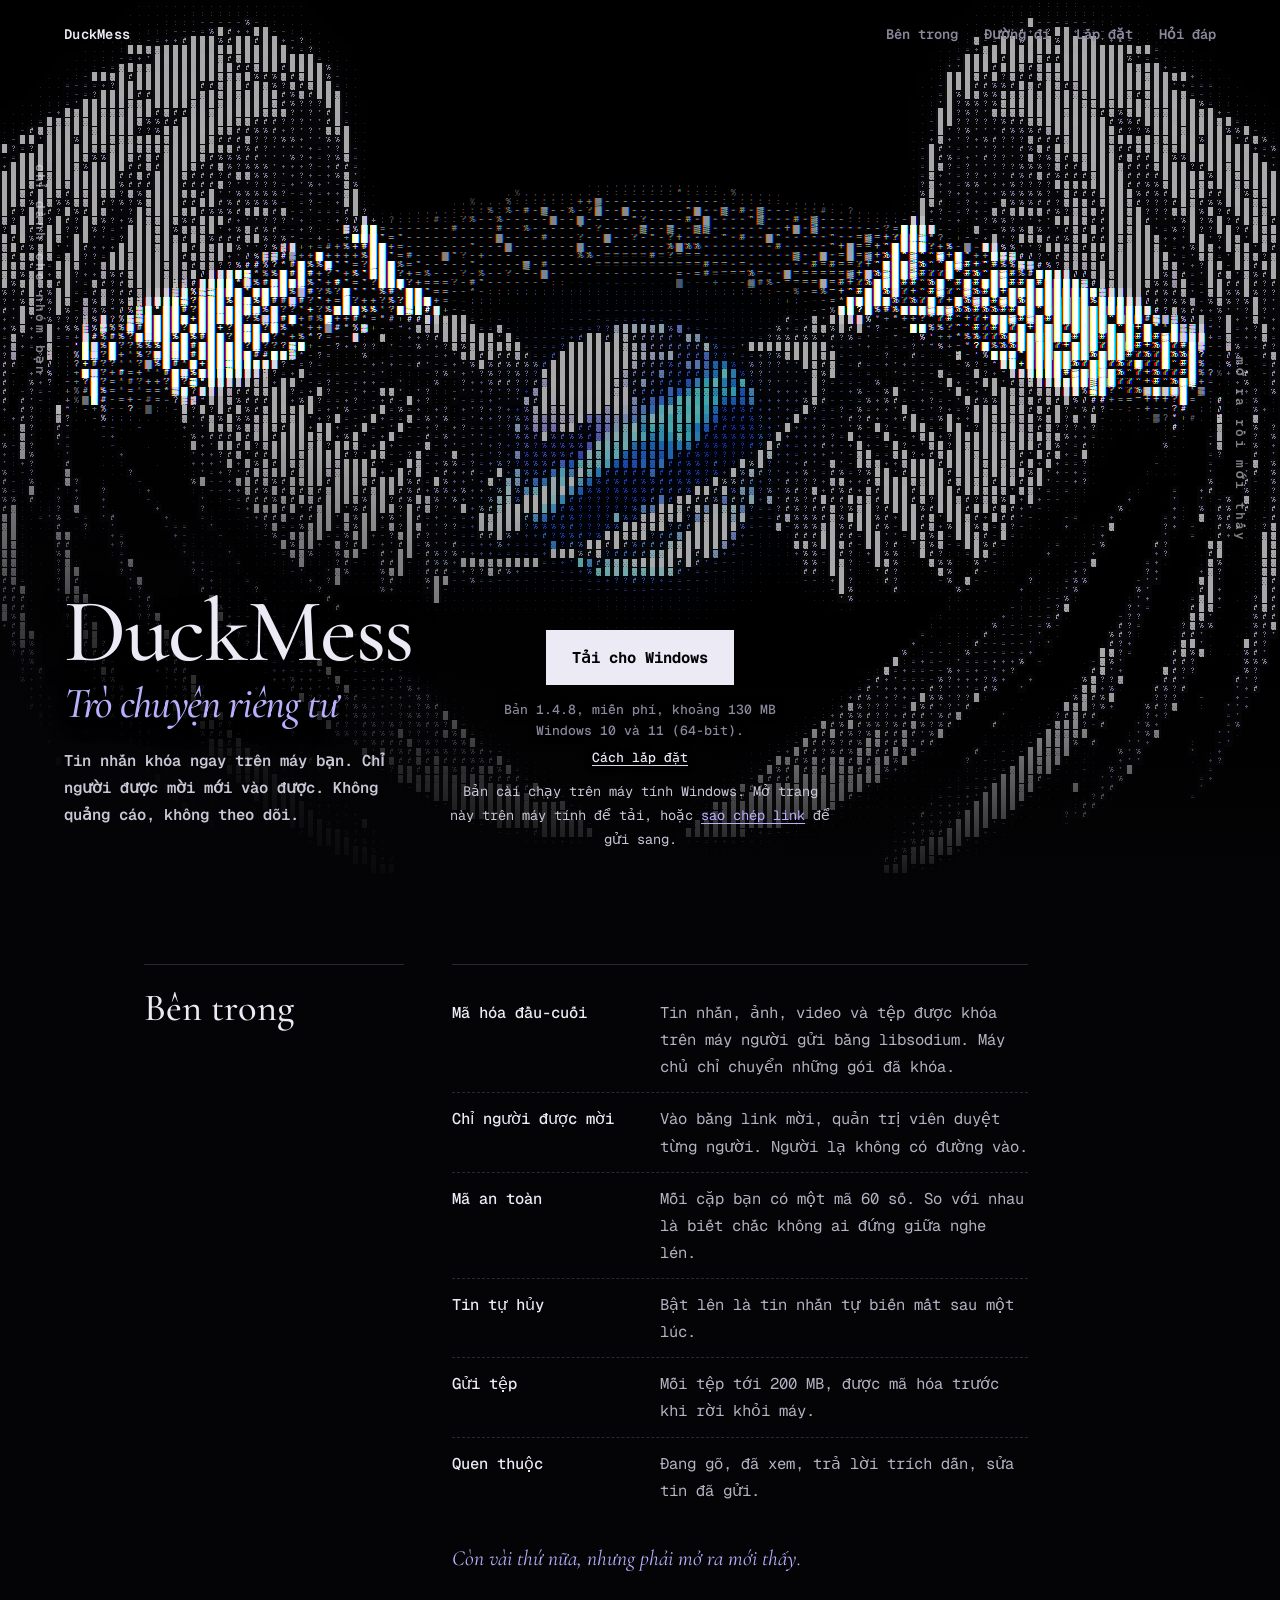
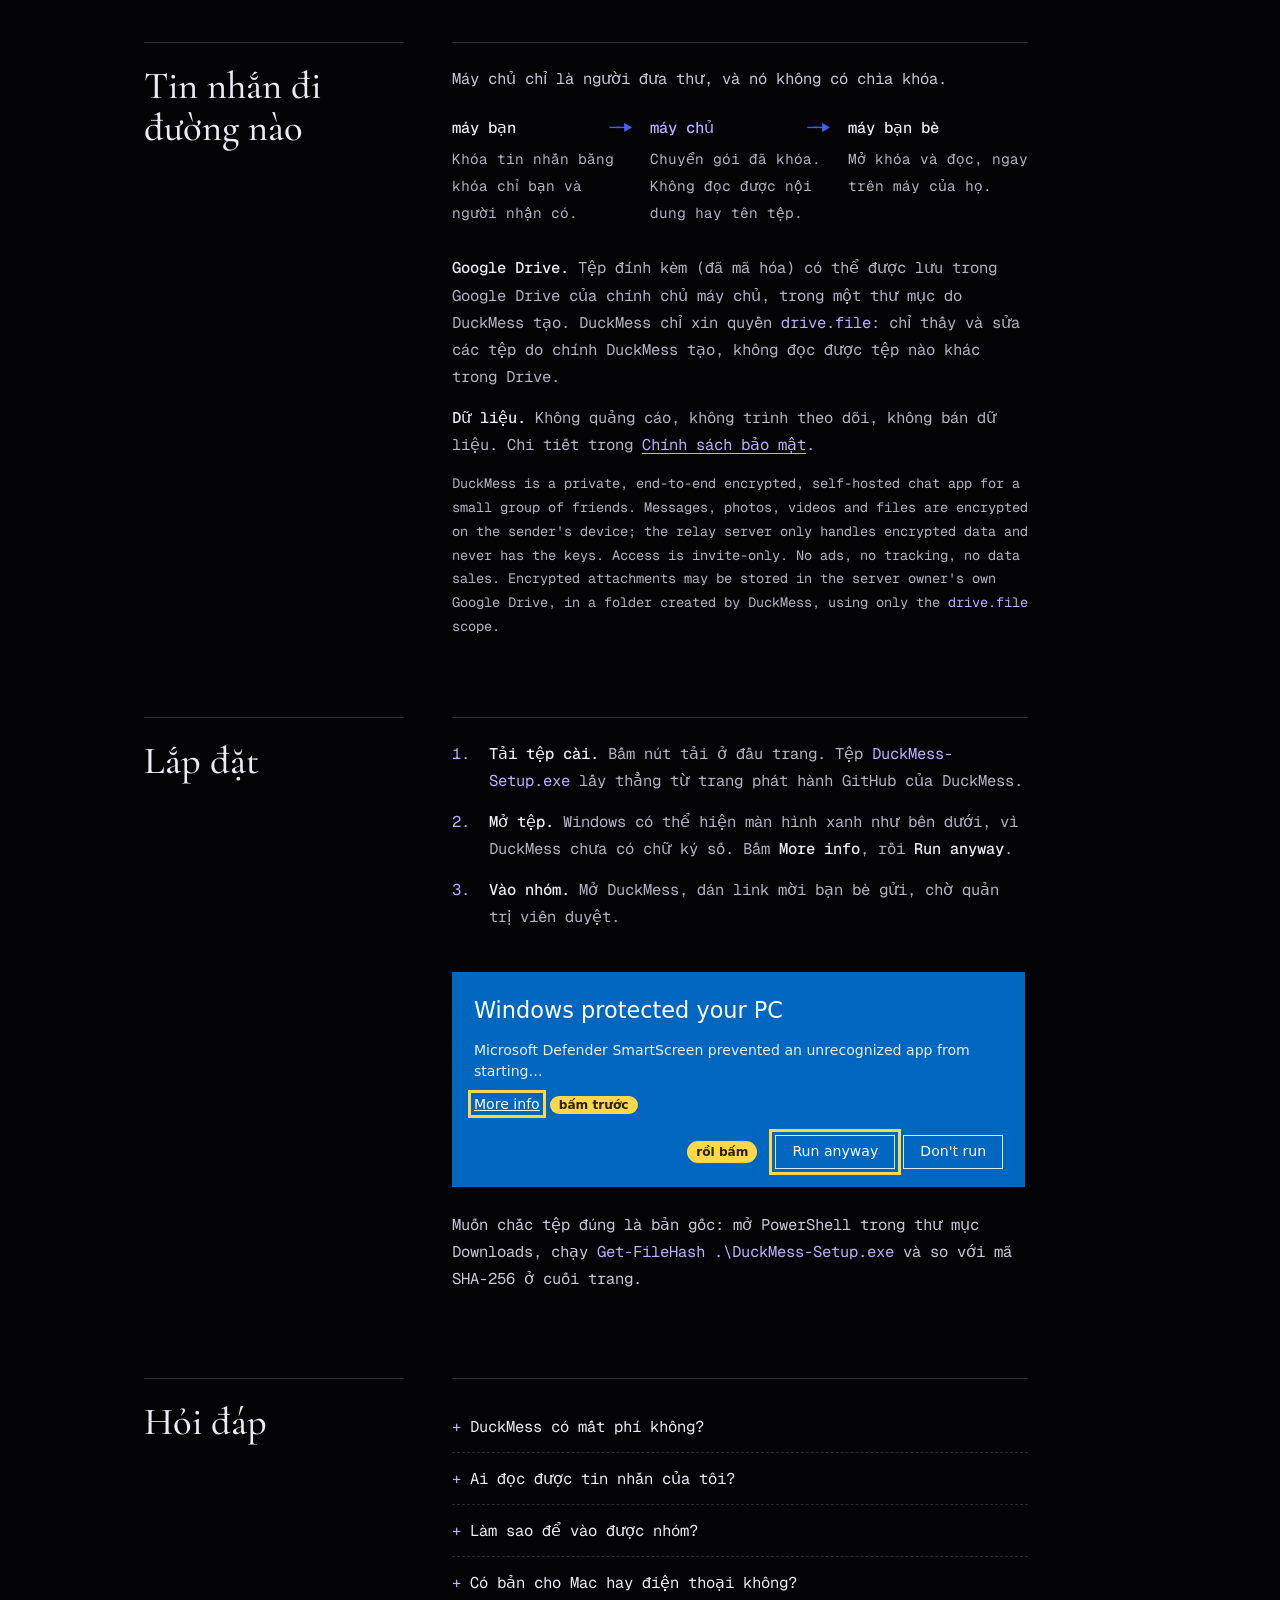
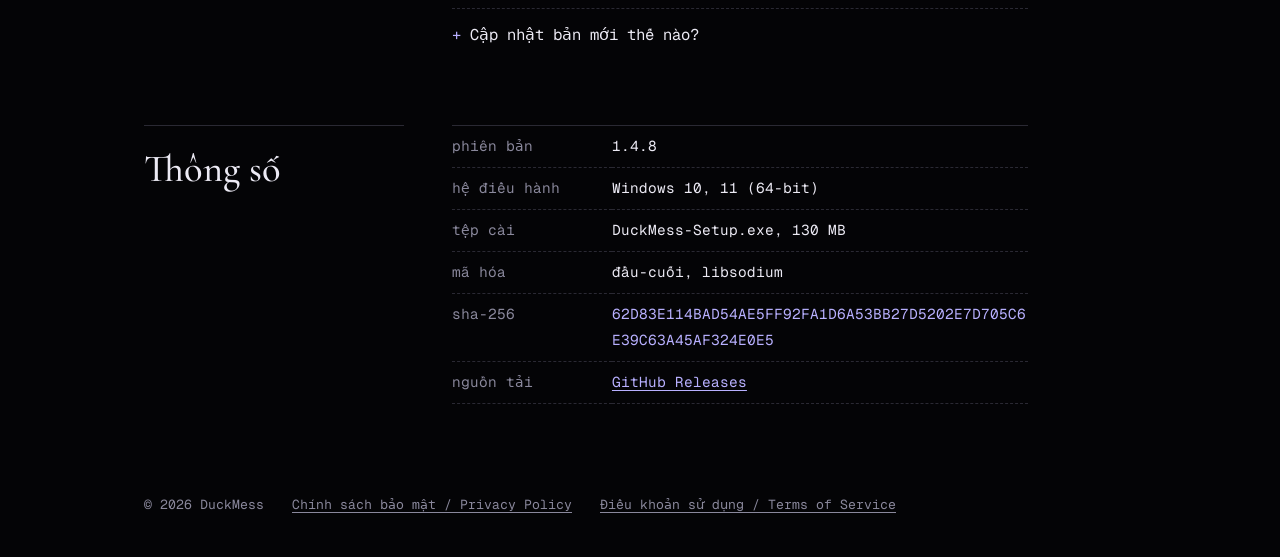
<file: index.html>
<!doctype html>
<html lang="vi">
  <head>
    <meta charset="utf-8" />
    <meta name="viewport" content="width=device-width, initial-scale=1" />
    <title>DuckMess — Trò chuyện riêng tư</title>
    <meta
      name="description"
      content="DuckMess: ứng dụng chat riêng tư, mã hóa đầu-cuối, chỉ người được mời mới vào được. Tải miễn phí cho Windows."
    />
    <meta name="theme-color" content="#040406" />
    <meta property="og:title" content="DuckMess — Trò chuyện riêng tư" />
    <meta
      property="og:description"
      content="Mã hóa đầu-cuối, chỉ người được mời, không quảng cáo. Tải miễn phí cho Windows."
    />
    <meta
      property="og:image"
      content="https://duckmess.thienphuc.tech/assets/og.jpg"
    />
    <meta property="og:url" content="https://duckmess.thienphuc.tech/" />
    <meta name="twitter:card" content="summary_large_image" />
    <link rel="icon" href="favicon.png" />
    <link rel="apple-touch-icon" href="apple-touch-icon.png" />
    <link rel="preconnect" href="https://fonts.googleapis.com" />
    <link rel="preconnect" href="https://fonts.gstatic.com" crossorigin />
    <link
      rel="stylesheet"
      href="https://fonts.googleapis.com/css2?family=Cormorant+Garamond:ital,wght@0,500;0,600;1,500&family=Geist+Mono:wght@400..700&display=swap"
    />
    <link rel="preload" as="image" href="assets/canh.webp" />
    <link rel="stylesheet" href="home.css?v=12" />
  </head>
  <body>
    <section class="hero">
      <div class="ascii" aria-hidden="true"><canvas></canvas></div>

      <header class="top">
        <a class="brand" href="./">DuckMess</a>
        <nav aria-label="Mục lục">
          <a href="#ben-trong">Bên trong</a>
          <a href="#duong-di">Đường đi</a>
          <a href="#lap-dat">Lắp đặt</a>
          <a href="#hoi-dap">Hỏi đáp</a>
        </nav>
      </header>

      <p class="side side-l" aria-hidden="true">chỉ dành cho nhóm bạn</p>
      <p class="side side-r" aria-hidden="true">mở ra rồi mới thấy</p>

      <div class="hero-copy">
        <h1>DuckMess<span>Trò chuyện riêng tư</span></h1>
        <p class="lead">
          Tin nhắn khóa ngay trên máy bạn. Chỉ người được mời mới vào được.
          Không quảng cáo, không theo dõi.
        </p>
      </div>

      <!-- nút tải nằm trong khoảng tối ngay dưới hành tinh, giữa hai đầu cánh -->
      <div class="hero-cta">
        <a
          class="dl"
          href="https://github.com/ThienPhuc-2005/duckmess-trang/releases/latest/download/DuckMess-Setup.exe"
        >
          Tải cho Windows
        </a>
        <p class="fine">
          Bản 1.4.8, miễn phí, khoảng 130 MB<br />
          Windows 10 và 11 (64-bit).
          <a class="quiet" href="#lap-dat">Cách lắp đặt</a>
        </p>
        <p class="not-windows" id="notWindows" hidden>
          Bản cài chạy trên máy tính Windows. Mở trang này trên máy tính để tải,
          hoặc
          <button type="button" id="copyLink">sao chép link</button> để gửi
          sang.
        </p>
      </div>
    </section>

    <main>
      <section class="block" id="ben-trong">
        <h2>Bên trong</h2>
        <dl class="spec">
          <div>
            <dt>Mã hóa đầu-cuối</dt>
            <dd>
              Tin nhắn, ảnh, video và tệp được khóa trên máy người gửi bằng
              libsodium. Máy chủ chỉ chuyển những gói đã khóa.
            </dd>
          </div>
          <div>
            <dt>Chỉ người được mời</dt>
            <dd>
              Vào bằng link mời, quản trị viên duyệt từng người. Người lạ không
              có đường vào.
            </dd>
          </div>
          <div>
            <dt>Mã an toàn</dt>
            <dd>
              Mỗi cặp bạn có một mã 60 số. So với nhau là biết chắc không ai
              đứng giữa nghe lén.
            </dd>
          </div>
          <div>
            <dt>Tin tự hủy</dt>
            <dd>Bật lên là tin nhắn tự biến mất sau một lúc.</dd>
          </div>
          <div>
            <dt>Gửi tệp</dt>
            <dd>Mỗi tệp tới 200 MB, được mã hóa trước khi rời khỏi máy.</dd>
          </div>
          <div>
            <dt>Quen thuộc</dt>
            <dd>Đang gõ, đã xem, trả lời trích dẫn, sửa tin đã gửi.</dd>
          </div>
        </dl>
        <p class="aside">Còn vài thứ nữa, nhưng phải mở ra mới thấy.</p>
      </section>

      <section class="block" id="duong-di">
        <h2>Tin nhắn đi đường nào</h2>
        <p class="intro">
          Máy chủ chỉ là người đưa thư, và nó không có chìa khóa.
        </p>
        <ol class="route">
          <li>
            <b>máy bạn</b
            ><span>Khóa tin nhắn bằng khóa chỉ bạn và người nhận có.</span>
          </li>
          <li>
            <b>máy chủ</b
            ><span
              >Chuyển gói đã khóa. Không đọc được nội dung hay tên tệp.</span
            >
          </li>
          <li>
            <b>máy bạn bè</b><span>Mở khóa và đọc, ngay trên máy của họ.</span>
          </li>
        </ol>
        <div class="notes">
          <p>
            <b>Google Drive.</b> Tệp đính kèm (đã mã hóa) có thể được lưu trong
            Google Drive của chính chủ máy chủ, trong một thư mục do DuckMess
            tạo. DuckMess chỉ xin quyền <code>drive.file</code>: chỉ thấy và sửa
            các tệp do chính DuckMess tạo, không đọc được tệp nào khác trong
            Drive.
          </p>
          <p>
            <b>Dữ liệu.</b> Không quảng cáo, không trình theo dõi, không bán dữ
            liệu. Chi tiết trong <a href="privacy.html">Chính sách bảo mật</a>.
          </p>
          <p lang="en" class="en">
            DuckMess is a private, end-to-end encrypted, self-hosted chat app
            for a small group of friends. Messages, photos, videos and files are
            encrypted on the sender's device; the relay server only handles
            encrypted data and never has the keys. Access is invite-only. No
            ads, no tracking, no data sales. Encrypted attachments may be stored
            in the server owner's own Google Drive, in a folder created by
            DuckMess, using only the
            <code>drive.file</code> scope.
          </p>
        </div>
      </section>

      <section class="block" id="lap-dat">
        <h2>Lắp đặt</h2>
        <ol class="steps">
          <li>
            <b>Tải tệp cài.</b> Bấm nút tải ở đầu trang. Tệp
            <code>DuckMess-Setup.exe</code> lấy thẳng từ trang phát hành GitHub
            của DuckMess.
          </li>
          <li>
            <b>Mở tệp.</b> Windows có thể hiện màn hình xanh như bên dưới, vì
            DuckMess chưa có chữ ký số. Bấm <b>More info</b>, rồi
            <b>Run anyway</b>.
          </li>
          <li>
            <b>Vào nhóm.</b> Mở DuckMess, dán link mời bạn bè gửi, chờ quản trị
            viên duyệt.
          </li>
        </ol>
        <div
          class="smartscreen"
          role="img"
          aria-label="Màn hình Windows protected your PC: bấm More info, sau đó bấm Run anyway"
        >
          <p class="ss-title">Windows protected your PC</p>
          <p class="ss-body">
            Microsoft Defender SmartScreen prevented an unrecognized app from
            starting…
          </p>
          <p>
            <span class="press">More info</span
            ><span class="tip">bấm trước</span>
          </p>
          <p class="ss-buttons">
            <span class="tip">rồi bấm</span
            ><span class="press btn">Run anyway</span
            ><span class="btn">Don't run</span>
          </p>
        </div>
        <p class="intro">
          Muốn chắc tệp đúng là bản gốc: mở PowerShell trong thư mục Downloads,
          chạy
          <code>Get-FileHash .\DuckMess-Setup.exe</code> và so với mã SHA-256 ở
          cuối trang.
        </p>
      </section>

      <section class="block" id="hoi-dap">
        <h2>Hỏi đáp</h2>
        <div class="faq">
          <details>
            <summary>DuckMess có mất phí không?</summary>
            <p>Không. Miễn phí, không quảng cáo, không gói trả phí.</p>
          </details>
          <details>
            <summary>Ai đọc được tin nhắn của tôi?</summary>
            <p>
              Chỉ những người trong cuộc trò chuyện. Máy chủ chuyển tiếp chỉ giữ
              dữ liệu đã mã hóa và không có khóa để mở.
            </p>
          </details>
          <details>
            <summary>Làm sao để vào được nhóm?</summary>
            <p>
              Bạn cần link mời từ một người đang dùng DuckMess. Dán link vào
              app, quản trị viên của nhóm sẽ duyệt.
            </p>
          </details>
          <details>
            <summary>Có bản cho Mac hay điện thoại không?</summary>
            <p>Hiện DuckMess có bản cài cho Windows 10 và 11 (64-bit).</p>
          </details>
          <details>
            <summary>Cập nhật bản mới thế nào?</summary>
            <p>
              Quay lại trang này, tải bản mới và cài đè lên. Các bản trước nằm ở
              <a
                href="https://github.com/ThienPhuc-2005/duckmess-trang/releases"
                >trang phát hành</a
              >.
            </p>
          </details>
        </div>
      </section>

      <section class="block" id="thong-so">
        <h2>Thông số</h2>
        <table class="readout">
          <tr>
            <th>phiên bản</th>
            <td>1.4.8</td>
          </tr>
          <tr>
            <th>hệ điều hành</th>
            <td>Windows 10, 11 (64-bit)</td>
          </tr>
          <tr>
            <th>tệp cài</th>
            <td>DuckMess-Setup.exe, 130 MB</td>
          </tr>
          <tr>
            <th>mã hóa</th>
            <td>đầu-cuối, libsodium</td>
          </tr>
          <tr>
            <th>sha-256</th>
            <td class="hash">
              62D83E114BAD54AE5FF92FA1D6A53BB27D5202E7D705C6E39C63A45AF324E0E5
            </td>
          </tr>
          <tr>
            <th>nguồn tải</th>
            <td>
              <a
                href="https://github.com/ThienPhuc-2005/duckmess-trang/releases"
                >GitHub Releases</a
              >
            </td>
          </tr>
        </table>
      </section>
    </main>

    <footer class="foot">
      <span>© 2026 DuckMess</span>
      <a href="privacy.html">Chính sách bảo mật / Privacy Policy</a>
      <a href="terms.html">Điều khoản sử dụng / Terms of Service</a>
    </footer>

    <script src="ascii.js?v=11" defer></script>
    <script src="home.js?v=6" defer></script>
  </body>
</html>
</file>
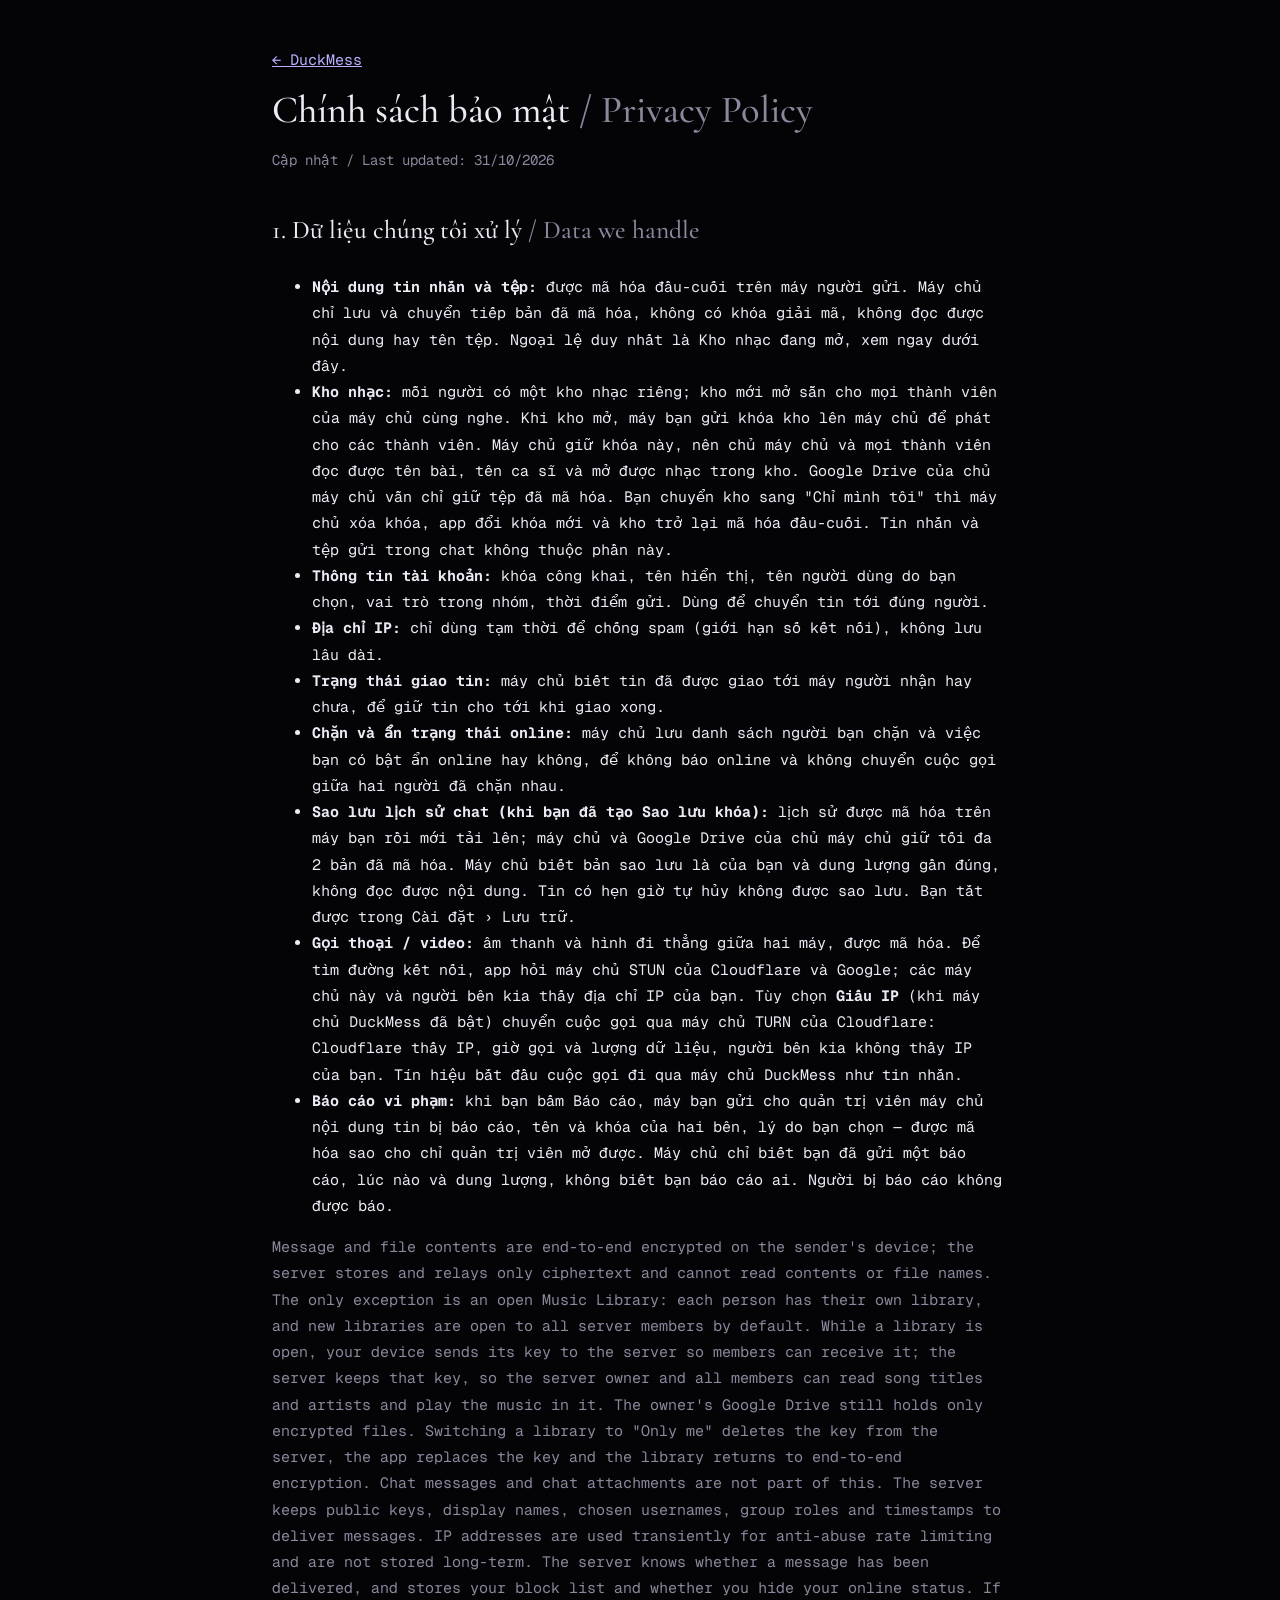
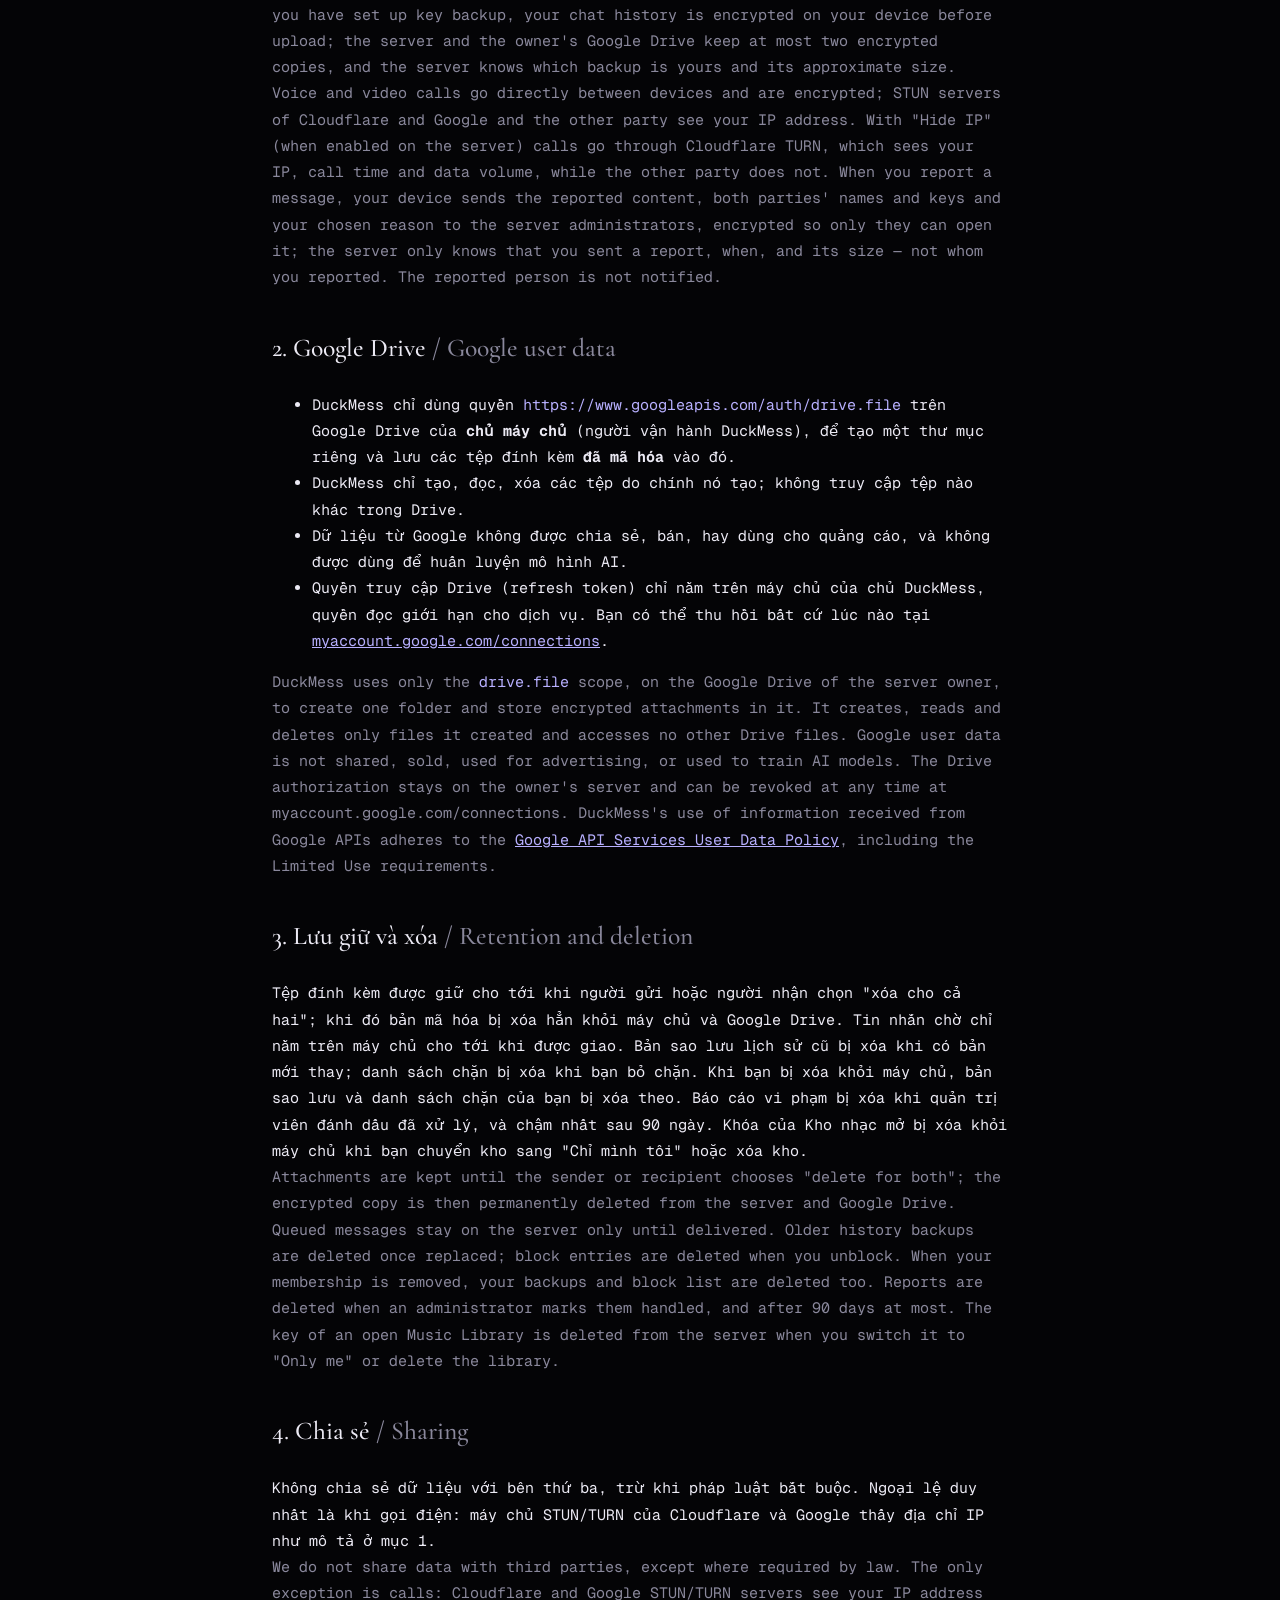
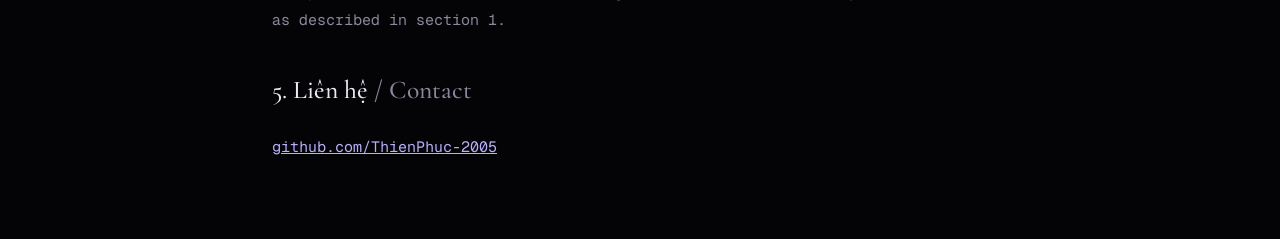
<file: privacy.html>
<!doctype html>
<html lang="vi">
  <head>
    <meta charset="utf-8" />
    <meta name="viewport" content="width=device-width, initial-scale=1" />
    <title>DuckMess — Chính sách bảo mật</title>
    <link rel="icon" href="favicon.png" />
    <link
      rel="stylesheet"
      href="https://fonts.googleapis.com/css2?family=Cormorant+Garamond:ital,wght@0,500;0,600;1,500&family=Geist+Mono:wght@400..700&display=swap"
    />
    <link rel="stylesheet" href="style.css" />
  </head>
  <body>
    <main>
      <p><a href="./">← DuckMess</a></p>
      <h1>Chính sách bảo mật <span class="en">/ Privacy Policy</span></h1>
      <p class="small">Cập nhật / Last updated: 31/10/2026</p>

      <h2>
        1. Dữ liệu chúng tôi xử lý <span class="en">/ Data we handle</span>
      </h2>
      <ul>
        <li>
          <b>Nội dung tin nhắn và tệp:</b> được mã hóa đầu-cuối trên máy người
          gửi. Máy chủ chỉ lưu và chuyển tiếp bản đã mã hóa, không có khóa giải
          mã, không đọc được nội dung hay tên tệp. Ngoại lệ duy nhất là Kho nhạc
          đang mở, xem ngay dưới đây.
        </li>
        <li>
          <b>Kho nhạc:</b> mỗi người có một kho nhạc riêng; kho mới mở sẵn cho
          mọi thành viên của máy chủ cùng nghe. Khi kho mở, máy bạn gửi khóa kho
          lên máy chủ để phát cho các thành viên. Máy chủ giữ khóa này, nên chủ
          máy chủ và mọi thành viên đọc được tên bài, tên ca sĩ và mở được nhạc
          trong kho. Google Drive của chủ máy chủ vẫn chỉ giữ tệp đã mã hóa. Bạn
          chuyển kho sang "Chỉ mình tôi" thì máy chủ xóa khóa, app đổi khóa mới
          và kho trở lại mã hóa đầu-cuối. Tin nhắn và tệp gửi trong chat không
          thuộc phần này.
        </li>
        <li>
          <b>Thông tin tài khoản:</b> khóa công khai, tên hiển thị, tên người
          dùng do bạn chọn, vai trò trong nhóm, thời điểm gửi. Dùng để chuyển
          tin tới đúng người.
        </li>
        <li>
          <b>Địa chỉ IP:</b> chỉ dùng tạm thời để chống spam (giới hạn số kết
          nối), không lưu lâu dài.
        </li>
        <li>
          <b>Trạng thái giao tin:</b> máy chủ biết tin đã được giao tới máy
          người nhận hay chưa, để giữ tin cho tới khi giao xong.
        </li>
        <li>
          <b>Chặn và ẩn trạng thái online:</b> máy chủ lưu danh sách người bạn
          chặn và việc bạn có bật ẩn online hay không, để không báo online và
          không chuyển cuộc gọi giữa hai người đã chặn nhau.
        </li>
        <li>
          <b>Sao lưu lịch sử chat (khi bạn đã tạo Sao lưu khóa):</b> lịch sử
          được mã hóa trên máy bạn rồi mới tải lên; máy chủ và Google Drive của
          chủ máy chủ giữ tối đa 2 bản đã mã hóa. Máy chủ biết bản sao lưu là
          của bạn và dung lượng gần đúng, không đọc được nội dung. Tin có hẹn
          giờ tự hủy không được sao lưu. Bạn tắt được trong Cài đặt › Lưu trữ.
        </li>
        <li>
          <b>Gọi thoại / video:</b> âm thanh và hình đi thẳng giữa hai máy, được
          mã hóa. Để tìm đường kết nối, app hỏi máy chủ STUN của Cloudflare và
          Google; các máy chủ này và người bên kia thấy địa chỉ IP của bạn. Tùy
          chọn <b>Giấu IP</b> (khi máy chủ DuckMess đã bật) chuyển cuộc gọi qua
          máy chủ TURN của Cloudflare: Cloudflare thấy IP, giờ gọi và lượng dữ
          liệu, người bên kia không thấy IP của bạn. Tín hiệu bắt đầu cuộc gọi
          đi qua máy chủ DuckMess như tin nhắn.
        </li>
        <li>
          <b>Báo cáo vi phạm:</b> khi bạn bấm Báo cáo, máy bạn gửi cho quản trị
          viên máy chủ nội dung tin bị báo cáo, tên và khóa của hai bên, lý do
          bạn chọn — được mã hóa sao cho chỉ quản trị viên mở được. Máy chủ chỉ
          biết bạn đã gửi một báo cáo, lúc nào và dung lượng, không biết bạn báo
          cáo ai. Người bị báo cáo không được báo.
        </li>
      </ul>
      <p class="en">
        Message and file contents are end-to-end encrypted on the sender's
        device; the server stores and relays only ciphertext and cannot read
        contents or file names. The only exception is an open Music Library:
        each person has their own library, and new libraries are open to all
        server members by default. While a library is open, your device sends
        its key to the server so members can receive it; the server keeps that
        key, so the server owner and all members can read song titles and
        artists and play the music in it. The owner's Google Drive still holds
        only encrypted files. Switching a library to "Only me" deletes the key
        from the server, the app replaces the key and the library returns to
        end-to-end encryption. Chat messages and chat attachments are not part
        of this. The server keeps public keys, display names, chosen usernames,
        group roles and timestamps to deliver messages. IP addresses are used
        transiently for anti-abuse rate limiting and are not stored long-term.
        The server knows whether a message has been delivered, and stores your
        block list and whether you hide your online status. If you have set up
        key backup, your chat history is encrypted on your device before upload;
        the server and the owner's Google Drive keep at most two encrypted
        copies, and the server knows which backup is yours and its approximate
        size. Voice and video calls go directly between devices and are
        encrypted; STUN servers of Cloudflare and Google and the other party see
        your IP address. With "Hide IP" (when enabled on the server) calls go
        through Cloudflare TURN, which sees your IP, call time and data volume,
        while the other party does not. When you report a message, your device
        sends the reported content, both parties' names and keys and your chosen
        reason to the server administrators, encrypted so only they can open it;
        the server only knows that you sent a report, when, and its size — not
        whom you reported. The reported person is not notified.
      </p>

      <h2>2. Google Drive <span class="en">/ Google user data</span></h2>
      <ul>
        <li>
          DuckMess chỉ dùng quyền
          <code>https://www.googleapis.com/auth/drive.file</code> trên Google
          Drive của <b>chủ máy chủ</b> (người vận hành DuckMess), để tạo một thư
          mục riêng và lưu các tệp đính kèm <b>đã mã hóa</b> vào đó.
        </li>
        <li>
          DuckMess chỉ tạo, đọc, xóa các tệp do chính nó tạo; không truy cập tệp
          nào khác trong Drive.
        </li>
        <li>
          Dữ liệu từ Google không được chia sẻ, bán, hay dùng cho quảng cáo, và
          không được dùng để huấn luyện mô hình AI.
        </li>
        <li>
          Quyền truy cập Drive (refresh token) chỉ nằm trên máy chủ của chủ
          DuckMess, quyền đọc giới hạn cho dịch vụ. Bạn có thể thu hồi bất cứ
          lúc nào tại
          <a href="https://myaccount.google.com/connections"
            >myaccount.google.com/connections</a
          >.
        </li>
      </ul>
      <p class="en">
        DuckMess uses only the <code>drive.file</code> scope, on the Google
        Drive of the server owner, to create one folder and store encrypted
        attachments in it. It creates, reads and deletes only files it created
        and accesses no other Drive files. Google user data is not shared, sold,
        used for advertising, or used to train AI models. The Drive
        authorization stays on the owner's server and can be revoked at any time
        at myaccount.google.com/connections. DuckMess's use of information
        received from Google APIs adheres to the
        <a
          href="https://developers.google.com/terms/api-services-user-data-policy"
          >Google API Services User Data Policy</a
        >, including the Limited Use requirements.
      </p>

      <h2>
        3. Lưu giữ và xóa <span class="en">/ Retention and deletion</span>
      </h2>
      <p>
        Tệp đính kèm được giữ cho tới khi người gửi hoặc người nhận chọn "xóa
        cho cả hai"; khi đó bản mã hóa bị xóa hẳn khỏi máy chủ và Google Drive.
        Tin nhắn chờ chỉ nằm trên máy chủ cho tới khi được giao. Bản sao lưu
        lịch sử cũ bị xóa khi có bản mới thay; danh sách chặn bị xóa khi bạn bỏ
        chặn. Khi bạn bị xóa khỏi máy chủ, bản sao lưu và danh sách chặn của bạn
        bị xóa theo. Báo cáo vi phạm bị xóa khi quản trị viên đánh dấu đã xử lý,
        và chậm nhất sau 90 ngày. Khóa của Kho nhạc mở bị xóa khỏi máy chủ khi
        bạn chuyển kho sang "Chỉ mình tôi" hoặc xóa kho.<br />
        <span class="en"
          >Attachments are kept until the sender or recipient chooses "delete
          for both"; the encrypted copy is then permanently deleted from the
          server and Google Drive. Queued messages stay on the server only until
          delivered. Older history backups are deleted once replaced; block
          entries are deleted when you unblock. When your membership is removed,
          your backups and block list are deleted too. Reports are deleted when
          an administrator marks them handled, and after 90 days at most. The
          key of an open Music Library is deleted from the server when you
          switch it to "Only me" or delete the library.</span
        >
      </p>

      <h2>4. Chia sẻ <span class="en">/ Sharing</span></h2>
      <p>
        Không chia sẻ dữ liệu với bên thứ ba, trừ khi pháp luật bắt buộc. Ngoại
        lệ duy nhất là khi gọi điện: máy chủ STUN/TURN của Cloudflare và Google
        thấy địa chỉ IP như mô tả ở mục 1.<br />
        <span class="en"
          >We do not share data with third parties, except where required by
          law. The only exception is calls: Cloudflare and Google STUN/TURN
          servers see your IP address as described in section 1.</span
        >
      </p>

      <h2>5. Liên hệ <span class="en">/ Contact</span></h2>
      <p>
        <a href="https://github.com/ThienPhuc-2005"
          >github.com/ThienPhuc-2005</a
        >
      </p>
    </main>
  </body>
</html>
</file>
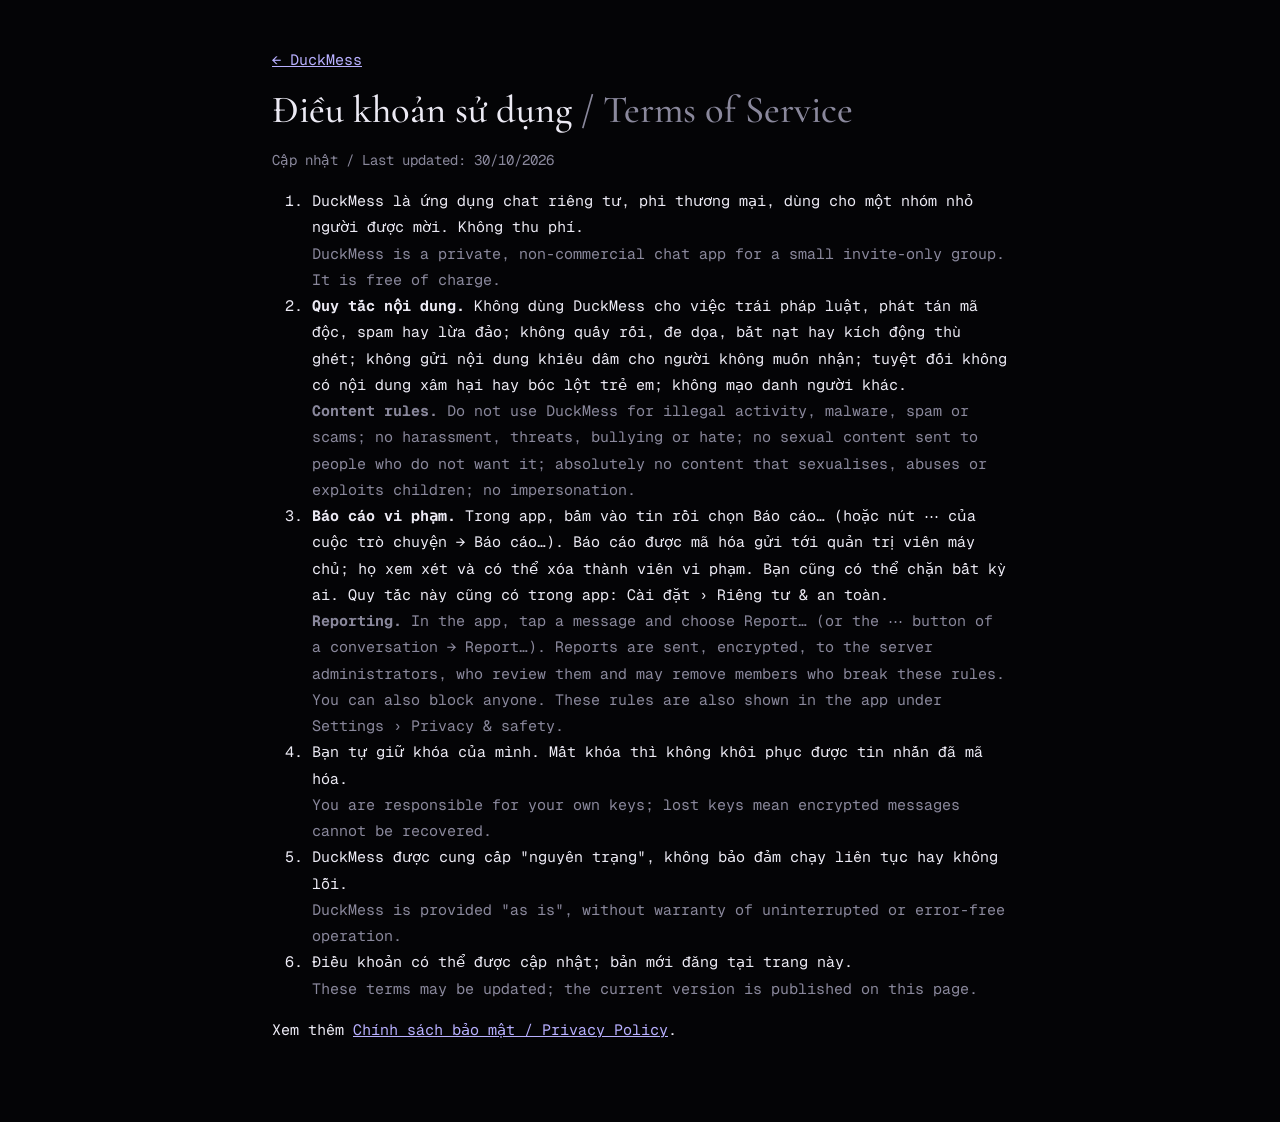
<file: terms.html>
<!doctype html>
<html lang="vi">
  <head>
    <meta charset="utf-8" />
    <meta name="viewport" content="width=device-width, initial-scale=1" />
    <title>DuckMess — Điều khoản sử dụng</title>
    <link rel="icon" href="favicon.png" />
    <link rel="stylesheet" href="https://fonts.googleapis.com/css2?family=Cormorant+Garamond:ital,wght@0,500;0,600;1,500&family=Geist+Mono:wght@400..700&display=swap" />
    <link rel="stylesheet" href="style.css" />
  </head>
  <body>
    <main>
      <p><a href="./">← DuckMess</a></p>
      <h1>Điều khoản sử dụng <span class="en">/ Terms of Service</span></h1>
      <p class="small">Cập nhật / Last updated: 30/10/2026</p>

      <ol>
        <li>
          DuckMess là ứng dụng chat riêng tư, phi thương mại, dùng cho một nhóm
          nhỏ người được mời. Không thu phí.<br />
          <span class="en"
            >DuckMess is a private, non-commercial chat app for a small
            invite-only group. It is free of charge.</span
          >
        </li>
        <li>
          <b>Quy tắc nội dung.</b> Không dùng DuckMess cho việc trái pháp luật,
          phát tán mã độc, spam hay lừa đảo; không quấy rối, đe dọa, bắt nạt
          hay kích động thù ghét; không gửi nội dung khiêu dâm cho người không
          muốn nhận; tuyệt đối không có nội dung xâm hại hay bóc lột trẻ em;
          không mạo danh người khác.<br />
          <span class="en"
            ><b>Content rules.</b> Do not use DuckMess for illegal activity,
            malware, spam or scams; no harassment, threats, bullying or hate;
            no sexual content sent to people who do not want it; absolutely no
            content that sexualises, abuses or exploits children; no
            impersonation.</span
          >
        </li>
        <li>
          <b>Báo cáo vi phạm.</b> Trong app, bấm vào tin rồi chọn Báo cáo… (hoặc
          nút ⋯ của cuộc trò chuyện → Báo cáo…). Báo cáo được mã hóa gửi tới
          quản trị viên máy chủ; họ xem xét và có thể xóa thành viên vi phạm.
          Bạn cũng có thể chặn bất kỳ ai. Quy tắc này cũng có trong app: Cài đặt
          › Riêng tư &amp; an toàn.<br />
          <span class="en"
            ><b>Reporting.</b> In the app, tap a message and choose Report… (or
            the ⋯ button of a conversation → Report…). Reports are sent,
            encrypted, to the server administrators, who review them and may
            remove members who break these rules. You can also block anyone.
            These rules are also shown in the app under Settings › Privacy
            &amp; safety.</span
          >
        </li>
        <li>
          Bạn tự giữ khóa của mình. Mất khóa thì không khôi phục được tin nhắn
          đã mã hóa.<br />
          <span class="en"
            >You are responsible for your own keys; lost keys mean encrypted
            messages cannot be recovered.</span
          >
        </li>
        <li>
          DuckMess được cung cấp "nguyên trạng", không bảo đảm chạy liên tục hay
          không lỗi.<br />
          <span class="en"
            >DuckMess is provided "as is", without warranty of uninterrupted or
            error-free operation.</span
          >
        </li>
        <li>
          Điều khoản có thể được cập nhật; bản mới đăng tại trang này.<br />
          <span class="en"
            >These terms may be updated; the current version is published on
            this page.</span
          >
        </li>
      </ol>
      <p>
        Xem thêm <a href="privacy.html">Chính sách bảo mật / Privacy Policy</a>.
      </p>
    </main>
  </body>
</html>
</file>
<file: home.css>
/* Trang chủ DuckMess: đôi cánh ASCII ở đầu trang (ascii.js), phần dưới là một cột chữ yên tĩnh trên nền đen.
   Tiêu đề Cormorant Garamond (nét thanh như lông vũ), chữ thường Geist Mono. Lệch màu xanh lơ/hồng chỉ xuất hiện chỗ người xem tác động. */
:root {
  --void: #040406;
  --bone: #eceaf4;
  --lilac: #b8b0ff;
  --cobalt: #3a63ff;
  --dim: #8a889c;
  --rule: #2a2933;
  --gutter: clamp(16px, 5vw, 72px);
  color-scheme: dark;
}

* {
  box-sizing: border-box;
}
html {
  scroll-behavior: smooth;
}
body {
  margin: 0;
  background: var(--void);
  color: var(--bone);
  font:
    15.5px/1.75 "Geist Mono",
    ui-monospace,
    Consolas,
    monospace;
  -webkit-font-smoothing: antialiased;
  overflow-x: hidden;
}
a {
  color: var(--lilac);
  text-underline-offset: 3px;
}
a:focus-visible,
button:focus-visible,
summary:focus-visible {
  outline: 1px solid var(--lilac);
  outline-offset: 4px;
}
code {
  font: inherit;
  color: var(--lilac);
}
h1,
h2 {
  margin: 0;
  font-family: "Cormorant Garamond", Georgia, serif;
  font-weight: 500;
  text-wrap: balance;
}

/* ---------- Đầu trang: cánh ASCII phủ kín ---------- */
.hero {
  position: relative;
  min-height: 100vh;
  min-height: 100svh;
  overflow: hidden;
  isolation: isolate;
  /* chưa vẽ được ASCII (không WebGL2 / đang tải) thì thấy ảnh mờ */
  background: url("assets/canh.webp") center / cover var(--void);
}
.hero::before {
  content: "";
  position: absolute;
  inset: 0;
  z-index: -1;
  background: rgba(4, 4, 6, 0.55);
}
.hero.is-ascii {
  background: var(--void);
}
.ascii {
  position: absolute;
  inset: 0;
  z-index: -2;
  width: 100%;
  height: 100%;
}
.ascii canvas {
  display: block;
  width: 100%;
  height: 100%;
}
.hero::after {
  /* góc dưới trái tối lại để tiêu đề đọc rõ trên ký tự */
  content: "";
  position: absolute;
  inset: 0;
  z-index: -1;
  pointer-events: none;
  background:
    radial-gradient(
      85% 75% at 0% 100%,
      rgba(4, 4, 6, 0.94) 25%,
      rgba(4, 4, 6, 0) 75%
    ),
    linear-gradient(180deg, rgba(4, 4, 6, 0) 75%, var(--void));
}
.hero.is-ascii::before {
  display: none;
}

.top {
  position: absolute;
  inset: 0 0 auto;
  display: flex;
  justify-content: space-between;
  align-items: baseline;
  padding: 22px var(--gutter);
  font-size: 0.86rem;
}
.brand {
  color: var(--bone);
  text-decoration: none;
  font-weight: 600;
  letter-spacing: 0.02em;
}
.top nav {
  display: flex;
  gap: 26px;
}
.top nav a {
  color: var(--dim);
  text-decoration: none;
  font-weight: 600;
}
.top nav a:hover {
  color: var(--bone);
}

/* chữ dọc ở hai mép, xoay nằm nghiêng (xếp chồng từng chữ thì quá dài, gãy thành hai cột và đè lên tiêu đề).
   bên trái đặt cao hơn để nằm trên tiêu đề */
.side {
  position: absolute;
  top: 50%;
  margin: 0;
  writing-mode: vertical-rl;
  white-space: nowrap;
  letter-spacing: 0.18em;
  font-size: 0.8rem;
  font-weight: 600;
  color: rgba(236, 234, 244, 0.55);
  transform: translateY(-50%);
  pointer-events: none;
}
.side-l {
  top: 30%;
  left: calc(var(--gutter) * 0.45);
}
.side-r {
  right: calc(var(--gutter) * 0.45);
}

.hero-copy {
  position: absolute;
  left: var(--gutter);
  right: var(--gutter);
  bottom: clamp(36px, 8vh, 80px);
  max-width: 1000px;
}
.hero h1 {
  font-size: clamp(3rem, 7vw, 6.4rem);
  line-height: 1;
  letter-spacing: -0.015em;
  text-shadow:
    0 0 28px var(--void),
    0 0 8px var(--void);
}
.hero h1 span {
  display: block;
  margin-top: 0.12em;
  font-style: italic;
  font-size: 0.48em;
  color: var(--lilac);
}
.lead {
  max-width: 38ch;
  margin: 22px 0 0;
  color: #c9c7d6;
  font-weight: 600;
}

/* nút tải: giữa màn hình, ngay dưới hành tinh, trong khoảng tối giữa hai đầu cánh.
   Ảnh cánh phủ kín kiểu cover nên chiều cao ảnh = max(chiều cao khung, rộng / 1.79);
   mép trên khoảng tối nằm ở 70% chiều cao ảnh, tức lệch 20% so với giữa khung. */
.hero-cta {
  position: absolute;
  left: 50%;
  top: calc(50% + 0.2 * max(100%, 55.9vw));
  width: max-content;
  transform: translateX(-50%);
  text-align: center;
}
.hero-cta .fine {
  text-shadow:
    0 0 8px var(--void),
    0 0 3px var(--void);
}
.hero-cta .quiet {
  display: block;
  margin-top: 6px;
}
.dl {
  display: inline-block;
  padding: 14px 26px;
  background: var(--bone);
  color: var(--void);
  text-decoration: none;
  font-weight: 700;
  transition:
    background 0.15s,
    text-shadow 0.15s;
}
.dl:hover {
  background: #fff;
  text-shadow:
    -2px 0 rgba(68, 240, 255, 0.85),
    2px 0 rgba(255, 79, 216, 0.85);
}
.dl:active {
  transform: translateY(1px);
}
.quiet {
  color: var(--bone);
}
.fine {
  margin: 14px 0 0;
  line-height: 1.6;
  color: var(--dim);
  font-size: 0.82rem;
  font-weight: 500;
}
.not-windows {
  margin: 12px 0 0;
  max-width: 48ch;
  color: #c9c7d6;
  font-size: 0.85rem;
}
.not-windows button {
  padding: 0;
  border: 0;
  background: none;
  color: var(--lilac);
  font: inherit;
  text-decoration: underline;
  text-underline-offset: 3px;
  cursor: pointer;
}

/* ---------- Phần dưới: một cột chữ ---------- */
.block {
  display: grid;
  grid-template-columns: minmax(170px, 0.38fr) minmax(0, 1fr);
  column-gap: 48px;
  max-width: 1120px;
  margin: 0 auto;
  padding: 64px var(--gutter) 0;
}
.block > h2 {
  grid-row: 1 / span 6;
  padding-top: 22px;
  font-size: clamp(2rem, 3vw, 2.7rem);
  line-height: 1.1;
  border-top: 1px solid var(--rule);
}
.block > :not(h2) {
  grid-column: 2;
  max-width: 64ch;
}
.block > :nth-child(2) {
  padding-top: 22px;
  border-top: 1px solid var(--rule);
}
.intro {
  margin: 0 0 22px;
  color: #c9c7d6;
}
.spec {
  margin: 0;
}
.spec > div {
  display: grid;
  grid-template-columns: 12rem 1fr;
  gap: 16px;
  padding: 12px 0;
}
.spec > div + div {
  border-top: 1px dashed var(--rule);
}
.spec dt {
  color: var(--bone);
  font-weight: 500;
}
.spec dd {
  margin: 0;
  color: #b4b2c2;
}
.aside {
  margin: 24px 0 0;
  font-family: "Cormorant Garamond", Georgia, serif;
  font-style: italic;
  font-size: 1.35rem;
  color: var(--lilac);
}

.route {
  display: grid;
  grid-template-columns: repeat(3, 1fr);
  gap: 18px;
  margin: 0 0 28px;
  padding: 0;
  list-style: none;
}
.route li {
  position: relative;
}
.route li + li::before {
  /* mũi tên nối hai trạm */
  content: "──▶";
  position: absolute;
  left: -2.6em;
  top: 0;
  color: var(--cobalt);
  letter-spacing: -0.1em;
}
.route b {
  display: block;
  margin-bottom: 4px;
  font-weight: 500;
}
.route li:nth-child(2) b {
  color: var(--lilac);
}
.route span {
  color: #b4b2c2;
  font-size: 0.9rem;
}
.notes p {
  margin: 0 0 14px;
  color: #b4b2c2;
}
.notes b {
  color: var(--bone);
  font-weight: 500;
}
.en {
  color: var(--dim);
  font-size: 0.85rem;
}

.steps {
  margin: 0 0 28px;
  padding: 0;
  list-style: none;
  counter-reset: buoc;
}
.steps li {
  position: relative;
  padding: 0 0 14px 2.4em;
  color: #b4b2c2;
  counter-increment: buoc;
}
.steps li::before {
  content: counter(buoc) ".";
  position: absolute;
  left: 0;
  color: var(--lilac);
}
.steps b {
  color: var(--bone);
  font-weight: 500;
}
.smartscreen {
  max-width: 500px;
  margin: 0 0 24px;
  padding: 22px 22px 18px;
  background: #0067c0;
  color: #fff;
  font:
    0.88rem/1.5 "Segoe UI",
    system-ui,
    sans-serif;
}
.smartscreen p {
  margin: 0 0 12px;
}
.ss-title {
  font-size: 1.4rem;
  font-weight: 300;
}
.ss-body {
  opacity: 0.9;
}
.ss-buttons {
  display: flex;
  justify-content: flex-end;
  align-items: center;
  gap: 8px;
  margin: 20px 0 0 !important;
}
.btn {
  padding: 5px 16px;
  border: 1px solid rgba(255, 255, 255, 0.85);
}
.press {
  outline: 3px solid #ffd84a;
  outline-offset: 3px;
  text-decoration: underline;
}
.btn.press {
  text-decoration: none;
}
.tip {
  margin: 0 10px;
  padding: 2px 9px;
  border-radius: 999px;
  background: #ffd84a;
  color: #2a2100;
  font-weight: 600;
  font-size: 0.76rem;
}

.faq details + details {
  border-top: 1px dashed var(--rule);
}
.faq summary {
  padding: 12px 0;
  cursor: pointer;
  list-style: none;
}
.faq summary::-webkit-details-marker {
  display: none;
}
.faq summary::before {
  content: "+ ";
  color: var(--lilac);
}
.faq details[open] summary::before {
  content: "− ";
}
.faq details p {
  margin: 0 0 16px 1.2em;
  color: #b4b2c2;
}

.readout {
  width: 100%;
  border-collapse: collapse;
  font-size: 0.9rem;
}
.readout th,
.readout td {
  padding: 8px 0;
  text-align: left;
  vertical-align: top;
  border-bottom: 1px dashed var(--rule);
}
.readout th {
  width: 10rem;
  color: var(--dim);
  font-weight: 400;
}
.readout .hash {
  word-break: break-all;
  color: var(--lilac);
}

.foot {
  display: flex;
  flex-wrap: wrap;
  gap: 8px 28px;
  max-width: 1120px;
  margin: 0 auto;
  padding: 90px var(--gutter) 40px;
  color: var(--dim);
  font-size: 0.82rem;
}
.foot a {
  color: var(--dim);
}
.foot a:hover {
  color: var(--bone);
}

/* ---------- Màn hình hẹp ---------- */
/* hẹp hơn 1200px thì khoảng tối dưới hành tinh không đủ chỗ cho nút mà không đụng khối tiêu đề:
   xếp tiêu đề, mô tả, nút thành một cột ở góc dưới trái */
@media (max-width: 1200px) {
  .hero {
    display: flex;
    flex-direction: column;
    justify-content: flex-end;
    padding: 0 var(--gutter) clamp(36px, 8vh, 80px);
  }
  .hero-copy,
  .hero-cta {
    position: static;
    transform: none;
    text-align: left;
  }
  .hero-cta {
    width: auto;
    margin-top: 28px;
  }
}
@media (max-width: 860px) {
  .top nav {
    display: none;
  }
  .side {
    display: none;
  }
  /* điện thoại: ký tự ở nửa trên, nửa dưới tối hẳn cho chữ */
  .ascii {
    top: 6%;
    height: 56%;
  }
  .hero::after {
    background: linear-gradient(
      180deg,
      rgba(4, 4, 6, 0) 38%,
      rgba(4, 4, 6, 0.9) 55%,
      var(--void) 75%
    );
  }
  .block {
    grid-template-columns: 1fr;
    padding-top: 52px;
  }
  .block > h2,
  .block > :not(h2) {
    grid-column: 1;
    grid-row: auto;
  }
  .block > :nth-child(2) {
    border-top: 0;
    padding-top: 12px;
  }
  .route {
    grid-template-columns: 1fr;
  }
  .route li + li::before {
    content: "│";
    left: 0.2em;
    top: -1.6em;
  }
}
@media (max-width: 560px) {
  .spec > div {
    grid-template-columns: 1fr;
    gap: 0;
  }
  .dl {
    display: block;
    text-align: center;
  }
  .readout th {
    width: 7.5rem;
  }
}
@media (prefers-reduced-motion: reduce) {
  html {
    scroll-behavior: auto;
  }
}
</file>
<file: style.css>
/* Chính sách bảo mật / Điều khoản: cùng nền đen và chữ với trang chủ (home.css) */
:root {
  color-scheme: dark;
  --bg: #040406;
  --fg: #eceaf4;
  --muted: #8a889c;
  --link: #b8b0ff;
}
body {
  margin: 0;
  background: var(--bg);
  color: var(--fg);
  font:
    15px/1.75 "Geist Mono",
    ui-monospace,
    Consolas,
    monospace;
}
main {
  max-width: 46rem;
  margin: 0 auto;
  padding: 2rem 1rem 4rem;
}
h1,
h2 {
  font-family: "Cormorant Garamond", Georgia, serif;
  font-weight: 500;
}
h1 {
  font-size: 2.4rem;
  line-height: 1.15;
  margin: 0.5rem 0 1rem;
}
h2 {
  font-size: 1.6rem;
  margin-top: 2.2rem;
}
a {
  color: var(--link);
}
.en,
.small {
  color: var(--muted);
}
.small {
  font-size: 0.88rem;
}
code {
  font: inherit;
  color: var(--link);
}
</file>
